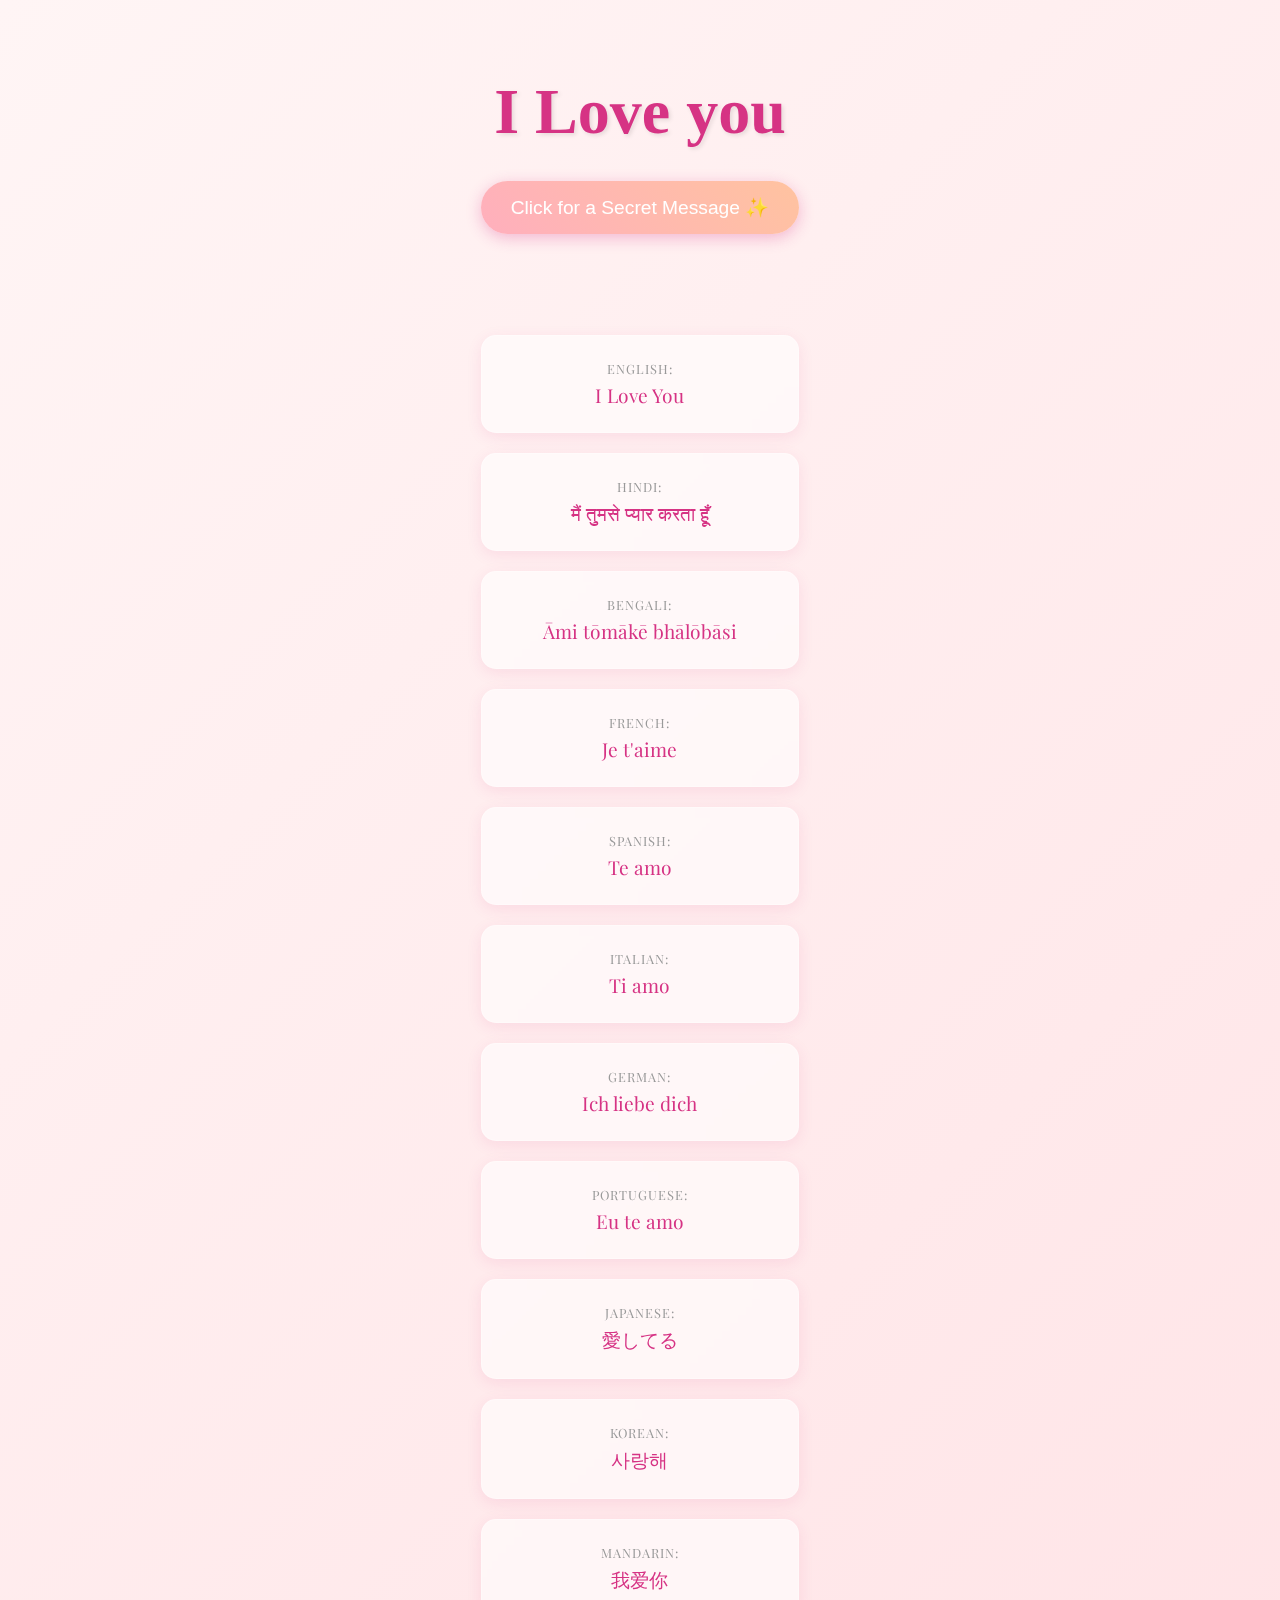
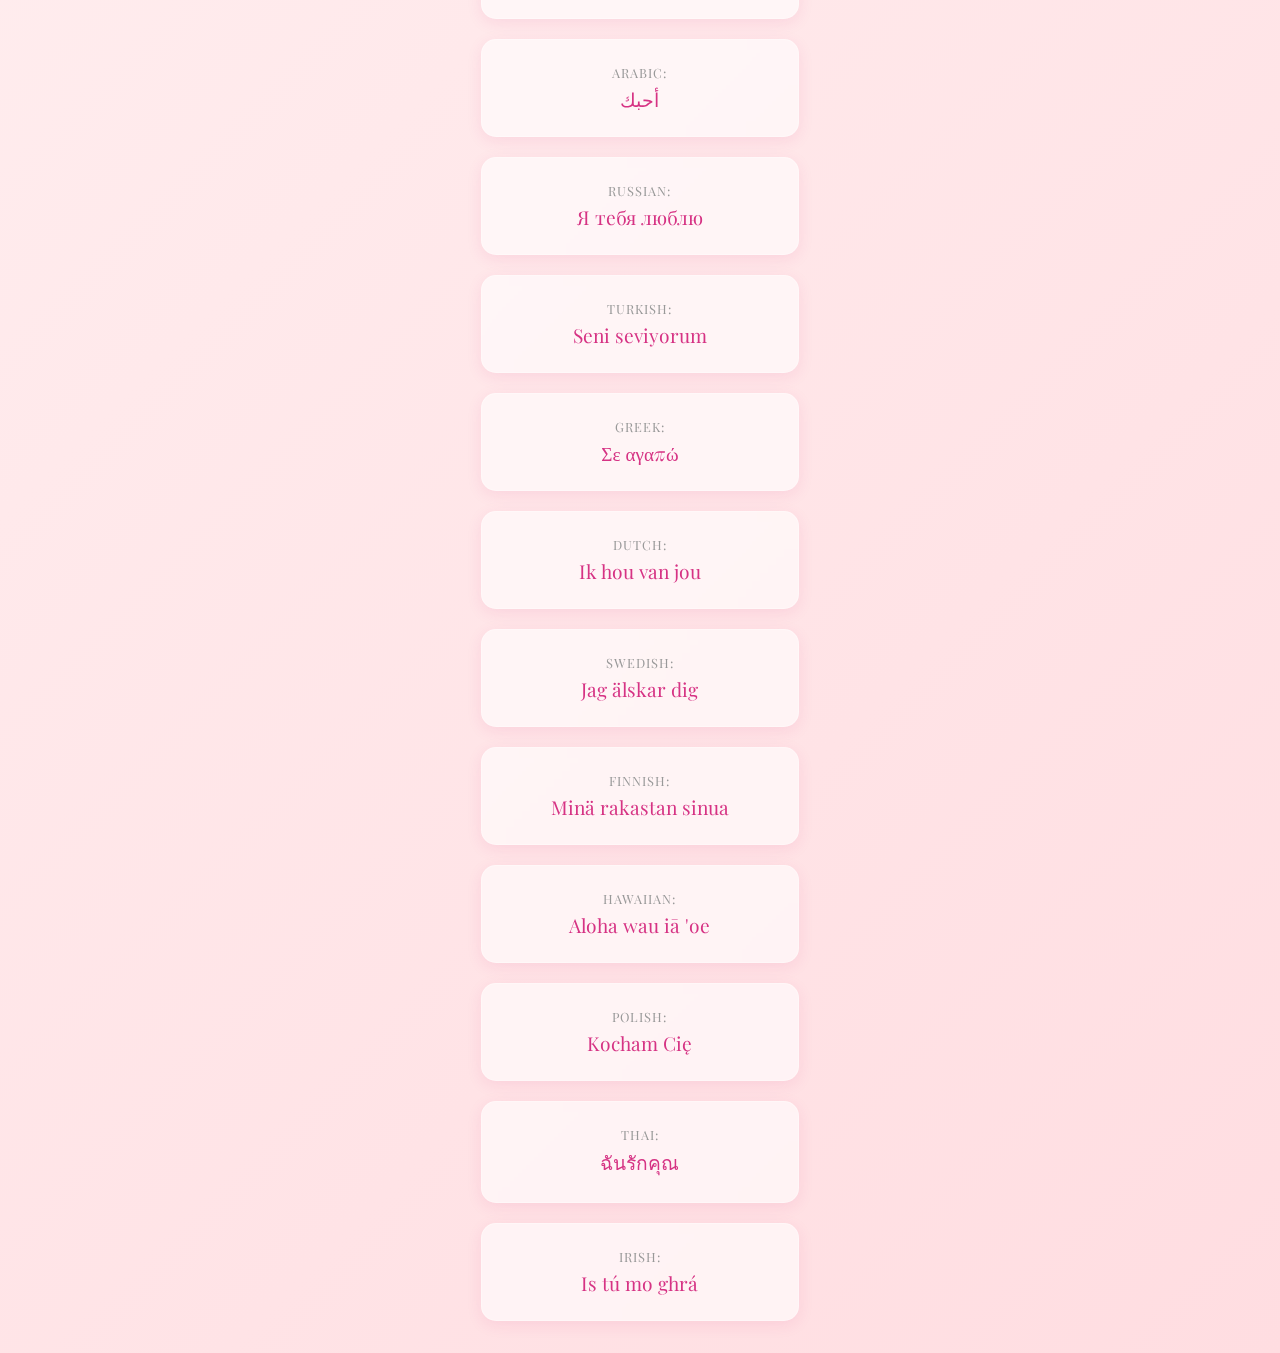
<file: index.html>
<!DOCTYPE html>
<html lang="en">
<head>
    <meta charset="UTF-8">
    <meta name="viewport" content="width=device-width, initial-scale=1.0">
    <title>Love in 20 Languages</title>

    <!-- Google Font -->
    <link href="https://fonts.googleapis.com/css2?family=Playfair+Display:wght@500;700&display=swap" rel="stylesheet">

    <link rel="stylesheet" href="style.css">
</head>

<body>
    <div class="heart-bg"></div>

    <main class="container">
        <h1>I Love you</h1>

        <div class="interactive-section">
            <button id="loveButton" onclick="showSurprise()">Click for a Secret Message ✨</button>
            <p id="personalizedMessage" class="hidden-quote"></p>
        </div>

        <!-- Soft chime audio -->
        <audio id="loveSound">
            <source src="https://cdn.pixabay.com/download/audio/2022/03/15/audio_4b1f8a8f15.mp3" type="audio/mpeg">
        </audio>

        <div class="grid">
            <div class="card"><span>English:</span> I Love You</div>
            <div class="card"><span>Hindi:</span> मैं तुमसे प्यार करता हूँ</div>
            <div class="card"><span>Bengali:</span> Āmi tōmākē bhālōbāsi</div>
            <div class="card"><span>French:</span> Je t'aime</div>
            <div class="card"><span>Spanish:</span> Te amo</div>
            <div class="card"><span>Italian:</span> Ti amo</div>
            <div class="card"><span>German:</span> Ich liebe dich</div>
            <div class="card"><span>Portuguese:</span> Eu te amo</div>
            <div class="card"><span>Japanese:</span> 愛してる</div>
            <div class="card"><span>Korean:</span> 사랑해</div>
            <div class="card"><span>Mandarin:</span> 我爱你</div>
            <div class="card"><span>Arabic:</span> أحبك</div>
            <div class="card"><span>Russian:</span> Я тебя люблю</div>
            <div class="card"><span>Turkish:</span> Seni seviyorum</div>
            <div class="card"><span>Greek:</span> Σε αγαπώ</div>
            <div class="card"><span>Dutch:</span> Ik hou van jou</div>
            <div class="card"><span>Swedish:</span> Jag älskar dig</div>
            <div class="card"><span>Finnish:</span> Minä rakastan sinua</div>
            <div class="card"><span>Hawaiian:</span> Aloha wau iā 'oe</div>
            <div class="card"><span>Polish:</span> Kocham Cię</div>
            <div class="card"><span>Thai:</span> ฉันรักคุณ</div>
            <div class="card"><span>Irish:</span> Is tú mo ghrá</div>
        </div>
    </main>

    <script>
        const quotes = [
            "In all the world, there is no heart for me like yours. ",
            "I love you more than yesterday, but less than tomorrow.",
            "You are my today and all of my tomorrows.",
            "Thinking of you keeps me awake. Dreaming of you keeps me asleep."
        ];

        function showSurprise() {
            const audio = document.getElementById("loveSound");
            audio.volume = 0.3;
            audio.play();

            const message = document.getElementById("personalizedMessage");
            message.innerText = quotes[Math.floor(Math.random() * quotes.length)];
            message.classList.remove("hidden-quote");
            message.classList.add("fade-in");

            createFallingHearts();
        }

        function createFallingHearts() {
            for (let i = 0; i < 30; i++) {
                const heart = document.createElement("div");
                heart.className = "falling-heart";
                heart.style.left = Math.random() * 100 + "vw";
                heart.style.animationDuration = Math.random() * 3 + 2 + "s";
                document.body.appendChild(heart);

                setTimeout(() => heart.remove(), 5000);
            }
        }
    </script>
</body>
</html>
</file>
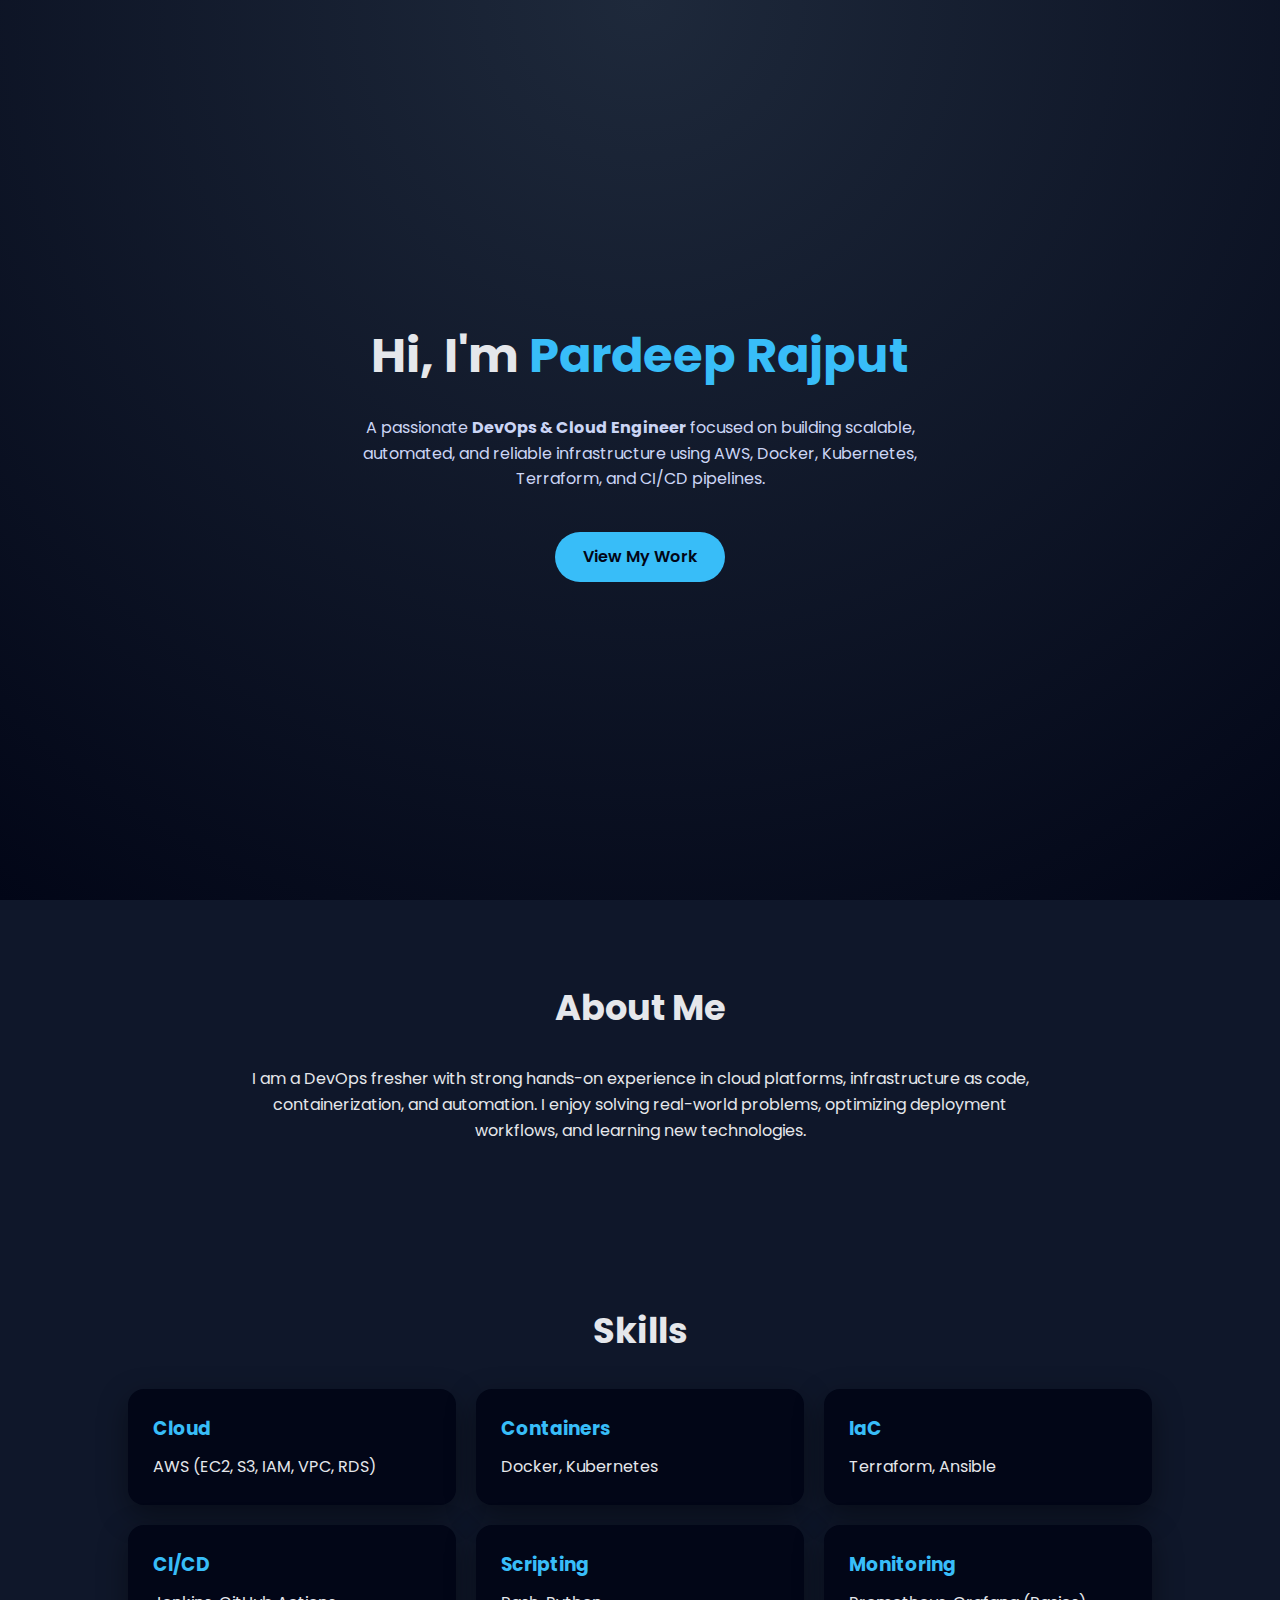
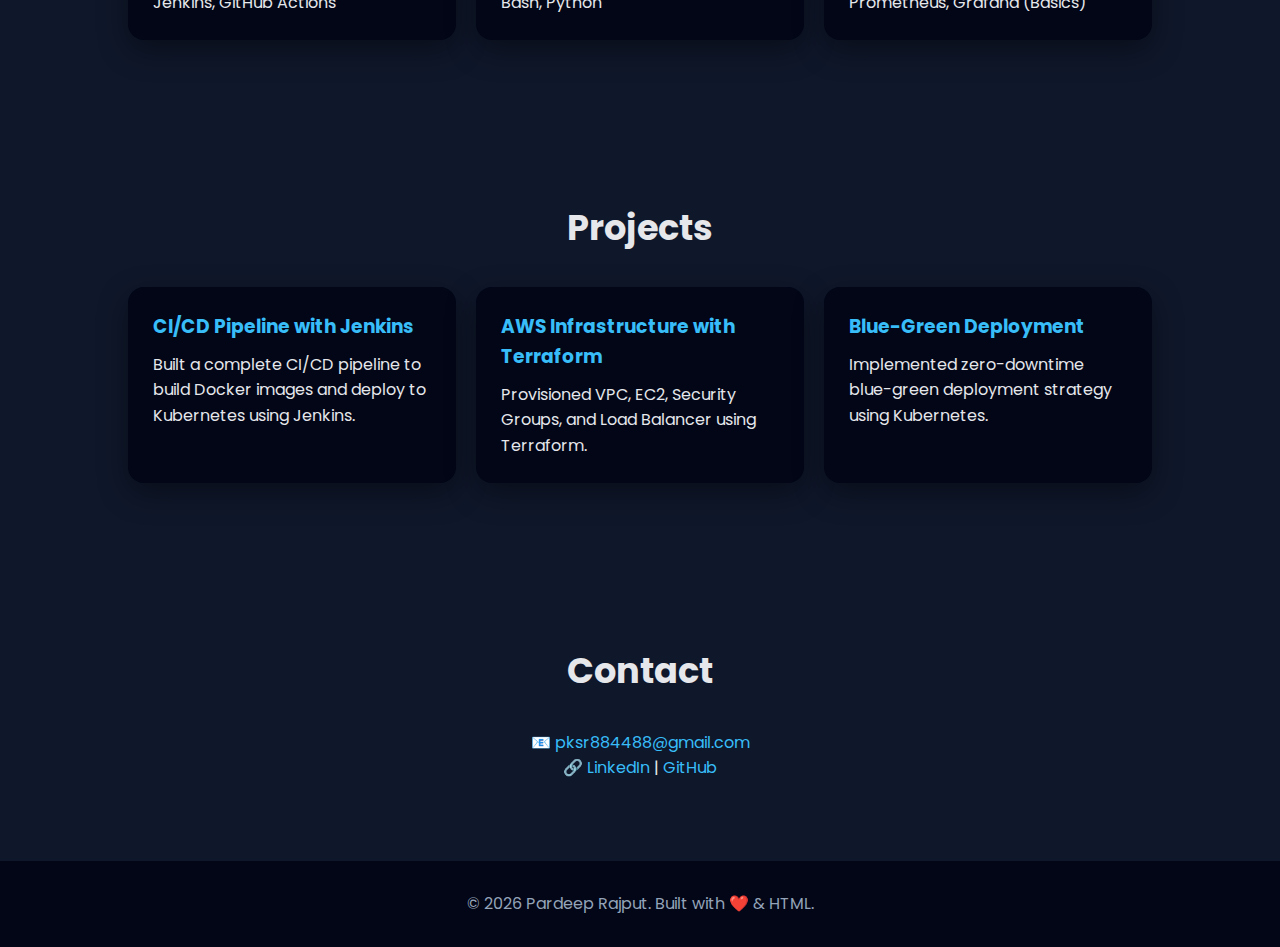
<file: Portfolio/index.html>
<!DOCTYPE html>
<html lang="en">
<head>
  <meta charset="UTF-8" />
  <meta name="viewport" content="width=device-width, initial-scale=1.0" />
  <title>Pardeep | DevOps & Cloud Engineer</title>

  <!-- SEO -->
  <meta name="description" content="Pardeep – DevOps & Cloud Engineer skilled in AWS, Docker, Kubernetes, Terraform, CI/CD." />
  <meta name="keywords" content="DevOps, AWS, Docker, Kubernetes, Terraform, CI/CD, Cloud Engineer" />
  <meta name="author" content="Pardeep Rajput" />

  <!-- Google Font -->
  <link href="https://fonts.googleapis.com/css2?family=Poppins:wght@300;400;600;700&display=swap" rel="stylesheet">

  <style>
    * { margin: 0; padding: 0; box-sizing: border-box; }
    body {
      font-family: 'Poppins', sans-serif;
      background: #0f172a;
      color: #e5e7eb;
      line-height: 1.6;
    }
    a { color: #38bdf8; text-decoration: none; }

    header {
      min-height: 100vh;
      display: flex;
      align-items: center;
      justify-content: center;
      text-align: center;
      padding: 40px;
      background: radial-gradient(circle at top, #1e293b, #020617);
    }
    header h1 { font-size: 3rem; }
    header span { color: #38bdf8; }
    header p { max-width: 600px; margin: 20px auto; color: #cbd5f5; }

    .btn {
      display: inline-block;
      margin-top: 20px;
      padding: 12px 28px;
      border-radius: 30px;
      background: #38bdf8;
      color: #020617;
      font-weight: 600;
    }

    section { padding: 80px 10%; }
    section h2 {
      font-size: 2.2rem;
      margin-bottom: 30px;
      text-align: center;
    }

    .skills, .projects {
      display: grid;
      grid-template-columns: repeat(auto-fit, minmax(250px, 1fr));
      gap: 20px;
    }

    .card {
      background: #020617;
      padding: 25px;
      border-radius: 16px;
      box-shadow: 0 10px 30px rgba(0,0,0,0.4);
    }

    .card h3 { margin-bottom: 10px; color: #38bdf8; }

    footer {
      text-align: center;
      padding: 30px;
      background: #020617;
      color: #94a3b8;
    }

    @media (max-width: 768px) {
      header h1 { font-size: 2.2rem; }
    }
  </style>
</head>
<body>

  <!-- HERO -->
  <header>
    <div>
      <h1>Hi, I'm <span>Pardeep Rajput</span></h1>
      <p>
        A passionate <strong>DevOps & Cloud Engineer</strong> focused on building scalable, automated, and reliable infrastructure using AWS, Docker, Kubernetes, Terraform, and CI/CD pipelines.
      </p>
      <a class="btn" href="#projects">View My Work</a>
    </div>
  </header>

  <!-- ABOUT -->
  <section id="about">
    <h2>About Me</h2>
    <p style="max-width: 800px; margin: auto; text-align: center;">
      I am a DevOps fresher with strong hands-on experience in cloud platforms, infrastructure as code, containerization, and automation. I enjoy solving real-world problems, optimizing deployment workflows, and learning new technologies.
    </p>
  </section>

  <!-- SKILLS -->
  <section id="skills">
    <h2>Skills</h2>
    <div class="skills">
      <div class="card"><h3>Cloud</h3><p>AWS (EC2, S3, IAM, VPC, RDS)</p></div>
      <div class="card"><h3>Containers</h3><p>Docker, Kubernetes</p></div>
      <div class="card"><h3>IaC</h3><p>Terraform, Ansible</p></div>
      <div class="card"><h3>CI/CD</h3><p>Jenkins, GitHub Actions</p></div>
      <div class="card"><h3>Scripting</h3><p>Bash, Python</p></div>
      <div class="card"><h3>Monitoring</h3><p>Prometheus, Grafana (Basics)</p></div>
    </div>
  </section>

  <!-- PROJECTS -->
  <section id="projects">
    <h2>Projects</h2>
    <div class="projects">
      <div class="card">
        <h3>CI/CD Pipeline with Jenkins</h3>
        <p>Built a complete CI/CD pipeline to build Docker images and deploy to Kubernetes using Jenkins.</p>
      </div>
      <div class="card">
        <h3>AWS Infrastructure with Terraform</h3>
        <p>Provisioned VPC, EC2, Security Groups, and Load Balancer using Terraform.</p>
      </div>
      <div class="card">
        <h3>Blue-Green Deployment</h3>
        <p>Implemented zero-downtime blue-green deployment strategy using Kubernetes.</p>
      </div>
    </div>
  </section>

  <!-- CONTACT -->
  <section id="contact">
    <h2>Contact</h2>
    <p style="text-align:center;">
      📧 <a href="mailto:pksr884488@gmail.com">pksr884488@gmail.com</a><br>
      🔗 <a href="https://www.linkedin.com" target="_blank">LinkedIn</a> | <a href="https://github.com" target="_blank">GitHub</a>
    </p>
  </section>

  <footer>
    <p>© 2026 Pardeep Rajput. Built with ❤️ & HTML.</p>
  </footer>

</body>
</html>
</file>
<file: style.css>
:root {
    --bg-color: #fff5f5;
    --accent-pink: #ffafbd;
    --deep-rose: #ffc3a0;
    --text-color: #d63384;
}

body {
    margin: 0;
    padding: 0;
    background: linear-gradient(135deg, var(--bg-color) 0%, #ffdde1 100%);
    font-family: 'Playfair Display', serif;
    color: var(--text-color);
    min-height: 100vh;
    display: flex;
    justify-content: center;
    align-items: center;
    overflow-x: hidden;
}

.container {
    text-align: center;
    padding: 2rem;
    max-width: 1000px;
    z-index: 2;
}

h1 {
    font-family: 'Great Vibes', cursive;
    font-size: 4rem;
    margin-bottom: 2rem;
    text-shadow: 2px 2px 4px rgba(0,0,0,0.1);
}

.interactive-section {
    margin-bottom: 3rem;
}

#loveButton {
    background: linear-gradient(45deg, #ffafbd, #ffc3a0);
    border: none;
    padding: 15px 30px;
    color: white;
    font-size: 1.2rem;
    border-radius: 50px;
    cursor: pointer;
    box-shadow: 0 4px 15px rgba(214, 51, 132, 0.3);
    transition: all 0.3s ease;
}

#loveButton:hover {
    transform: scale(1.1);
    box-shadow: 0 6px 20px rgba(214, 51, 132, 0.5);
}

.hidden-quote {
    margin-top: 20px;
    font-style: italic;
    font-size: 1.4rem;
    min-height: 1.5em;
    opacity: 0;
    transition: opacity 1s ease;
}

.fade-in {
    opacity: 1;
}


.grid {
    display: grid;
    grid-template-columns: repeat(auto-fit, minmax(200px, 1fr));
    gap: 20px;
}

.card {
    background: rgba(255, 255, 255, 0.6);
    backdrop-filter: blur(5px);
    padding: 1.5rem;
    border-radius: 15px;
    border: 1px solid rgba(255, 255, 255, 0.3);
    font-size: 1.2rem;
    transition: transform 0.3s ease;
    box-shadow: 0 4px 15px rgba(214, 51, 132, 0.1);
}

.card:hover {
    transform: translateY(-5px);
    background: white;
}

.card span {
    display: block;
    font-size: 0.8rem;
    text-transform: uppercase;
    letter-spacing: 1px;
    color: #999;
    margin-bottom: 5px;
}

/* Subtle Floating Heart Animation */
.heart-bg {
    position: fixed;
    top: 0;
    left: 0;
    width: 100%;
    height: 100%;
    pointer-events: none;
    background-image: url('data:image/svg+xml;utf8,<svg xmlns="http://www.w3.org" width="50" height="50" viewBox="0 0 24 24" fill="%23ffafbd" opacity="0.2"><path d="M12 21.35l-1.45-1.32C5.4 15.36 2 12.28 2 8.5 2 5.42 4.42 3 7.5 3c1.74 0 3.41.81 4.5 2.09C13.09 3.81 14.76 3 16.5 3 19.58 3 22 5.42 22 8.5c0 3.78-3.4 6.86-8.55 11.54L12 21.35z"/></svg>');
    animation: drift 20s linear infinite;
}

@keyframes drift {
    from { background-position: 0 0; }
    to { background-position: 500px 1000px; }
}
</file>
